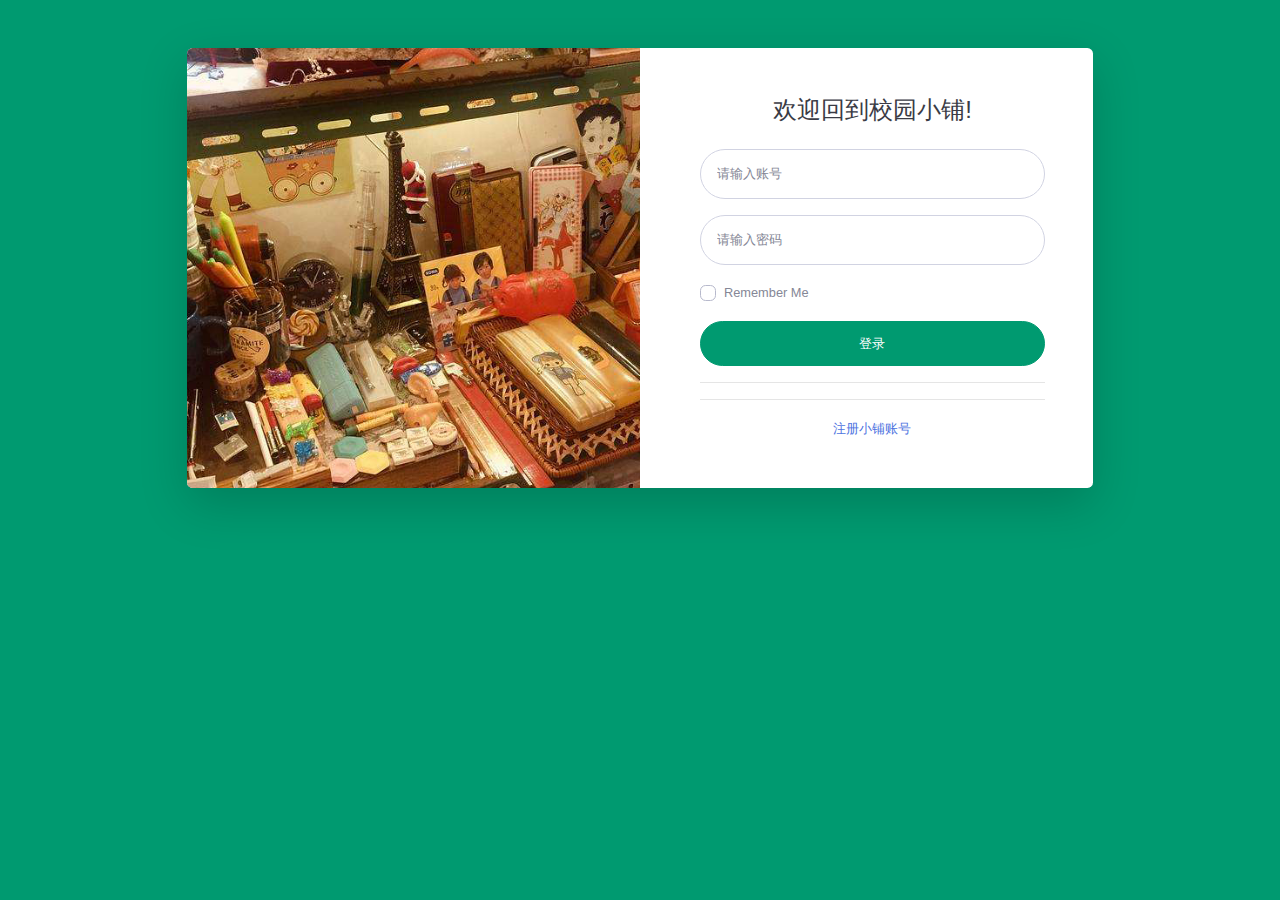
<file: 登陆:注册/login.html>
<!DOCTYPE html>

<html lang="en"><head><meta http-equiv="Content-Type" content="text/html; charset=UTF-8">


  <meta http-equiv="X-UA-Compatible" content="IE=edge">
  <meta name="viewport" content="width=device-width, initial-scale=1, shrink-to-fit=no">
  <meta name="description" content="">
  <meta name="author" content="">

  <title>登录</title>

  <link href="css/sb-admin-2.min.css" rel="stylesheet">

</head>

<body class="bg-gradient-primary">

  <div class="container">

    <!-- Outer Row -->
    <div class="row justify-content-center">

      <div class="col-xl-10 col-lg-12 col-md-9">

        <div class="card o-hidden border-0 shadow-lg my-5">
          <div class="card-body p-0">
            <!-- Nested Row within Card Body -->
            <div class="row">
              <div class="col-lg-6 d-none d-lg-block bg-login-image"></div>
              <div class="col-lg-6">
                <div class="p-5">
                  <div class="text-center">
                    <h1 class="h4 text-gray-900 mb-4">欢迎回到校园小铺!</h1>
                  </div>
                  <form class="user" action="">
                    <div class="form-group">
                      <input type="text" class="form-control form-control-user" id="login_account" name="login_account" placeholder="请输入账号">
                    </div>
                    <div class="form-group">
                      <input type="password" class="form-control form-control-user" id="login_pwd" name="login_pwd" placeholder="请输入密码">
                    </div>
                    <div class="form-group">
                      <div class="custom-control custom-checkbox small">
                        <input type="checkbox" class="custom-control-input" id="customCheck">
                        <label class="custom-control-label" for="customCheck">Remember Me</label>
                      </div>
                    </div>
                    <font color="red"></font>
                     <button type="submit" class="btn btn-primary btn-user btn-block" id="loginsubmit" onClick="javascript:login()">登录</button>
                    <hr>
                  </form>
                  <hr>
                  <div class="text-center">
                    <a class="small" href="register.html">注册小铺账号</a>                  </div>
                </div>
              </div>
            </div>
          </div>
        </div>
      </div>
    </div>
  </div>
</body></html>
</file>
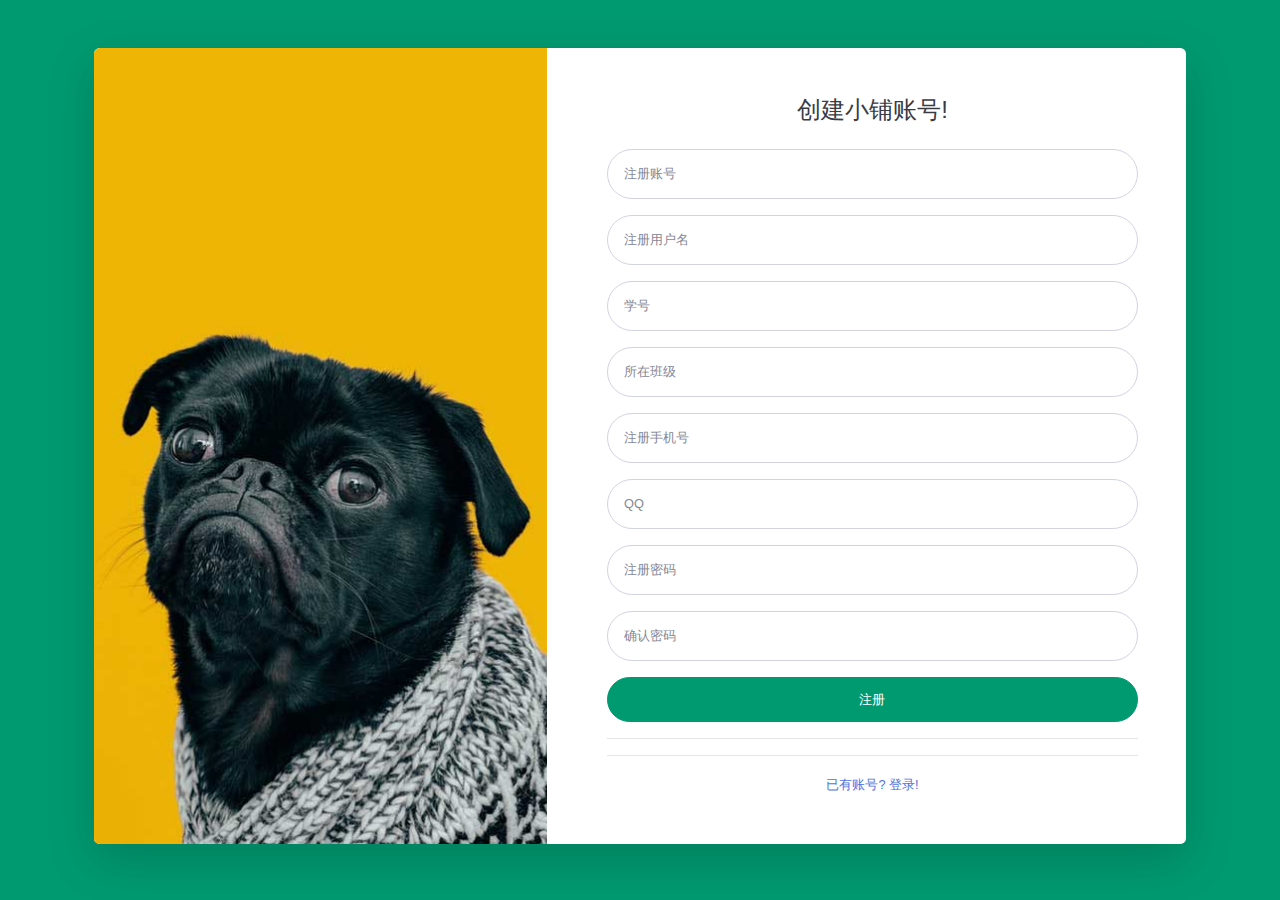
<file: 登陆:注册/register.html>
<!DOCTYPE html>
<!-- saved from url=(0052)http://49.233.183.177:8080/addressbook/register.html -->
<html lang="en"><head><meta http-equiv="Content-Type" content="text/html; charset=UTF-8">


  <meta http-equiv="X-UA-Compatible" content="IE=edge">
  <meta name="viewport" content="width=device-width, initial-scale=1, shrink-to-fit=no">
  <meta name="description" content="">
  <meta name="author" content="">

  <title>注册</title>

  <link href="css/sb-admin-2.min.css" rel="stylesheet">

</head>

<body class="bg-gradient-primary">

  <div class="container">

    <div class="card o-hidden border-0 shadow-lg my-5">
      <div class="card-body p-0">
        <!-- Nested Row within Card Body -->
        <div class="row">
          <div class="col-lg-5 d-none d-lg-block bg-register-image"></div>
          <div class="col-lg-7">
            <div class="p-5">
              <div class="text-center">
                <h1 class="h4 text-gray-900 mb-4">创建小铺账号!</h1>
              </div>
              <form class="user">
                <div class="form-group">
                    <input type="text" class="form-control form-control-user" id="regist_account" name="regist_account" placeholder="注册账号">
                </div>
                <div class="form-group">
                  <input type="text" class="form-control form-control-user" id="regist_name" name="regist_name" placeholder="注册用户名">
                </div>
                <div class="form-group">
                  <input type="text" class="form-control form-control-user" id="regist_school" name="regist_school" placeholder="学号">
                </div>
                <div class="form-group">
                  <input type="text" class="form-control form-control-user" id="regist_class" name="regist_class" placeholder="所在班级">
                </div>
                <div class="form-group">
                  <input type="text" class="form-control form-control-user" id="regist_tel" name="regist_tel" placeholder="注册手机号">
                </div>
                <div class="form-group">
                  <input type="text" class="form-control form-control-user" id="regist_qq" name="regist_qq" placeholder="QQ">
                </div>
                <div class="form-group">
                  <input type="password" class="form-control form-control-user" id="regist_pwd" name="regist_pwd" placeholder="注册密码">
                </div>
                <div class="form-group">
                  <input type="password" class="form-control form-control-user" id="regist_pwd_con" name="regist_pwd_con" placeholder="确认密码">
                </div>
                 <font color="red"></font>
                   <button type="submit" class="btn btn-primary btn-user btn-block" id="registsubmit" onClick="javascript:regist()">注册</button>
                <hr>
              </form>
              <hr>
              <div class="text-center">
                <a class="small" href="login.html">已有账号? 登录!</a>              </div>
            </div>
          </div>
        </div>
      </div>
    </div>
  </div>
</body></html>
</file>
